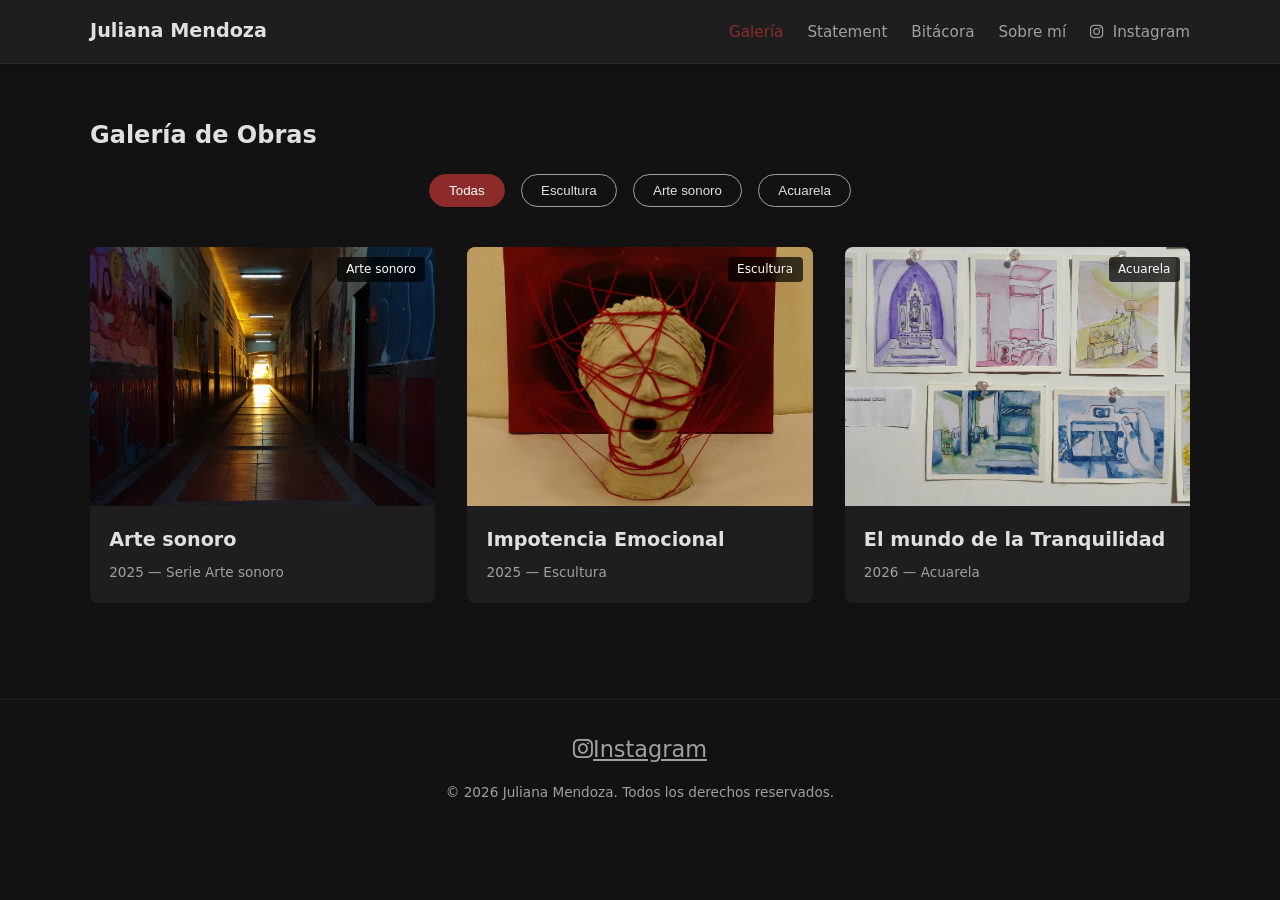
<file: index.html>
<!DOCTYPE html>
<html lang="es">
<head>
    <meta charset="UTF-8">
    <meta name="viewport" content="width=device-width, initial-scale=1.0">
    <title>Dossier Artístico</title>
    <!-- Enlace fundamental al archivo CSS -->
    <link rel="stylesheet" href="css/styles.css">
    <link rel="stylesheet" 
      href="https://cdnjs.cloudflare.com/ajax/libs/font-awesome/6.5.1/css/all.min.css" 
      integrity="sha512-DTOQO9RWCH3ppGqcWaEA1BIZOC6xxalwEsw9c2QQeAIftl+Vegovlnee1c9QX4TctnWMn13TZye+giMm8e2LwA==" 
      crossorigin="anonymous" 
      referrerpolicy="no-referrer" />
</head>
<body>

    <!-- Navegación Principal -->
    <header class="main-header">
        <nav>
            <a href="index.html" class="logo">Juliana Mendoza</a>
            <ul class="nav-links">
                <li><a href="index.html#galeria" class="active">Galería</a></li>
                <li><a href="statement.html">Statement</a></li>
                <li><a href="blog.html">Bitácora</a></li>
                <li><a href="sobre-mi.html">Sobre mí</a></li>
                <li>
    <a href="https://www.instagram.com/yujin_krys?igsi=MXN5eHRqZms2cjJoZQ==" target="_blank" rel="noopener noreferrer">
        <i class="fa-brands fa-instagram"></i> Instagram
    </a>
</li>
            </ul>
        </nav>
    </header>

    <!-- Contenido Principal -->
    <main>
        <section id="galeria" class="galeria-section">
            <div class="container">
                <h2>Galería de Obras</h2>

                <!-- Controles de Filtro -->
                <div class="filter-controls">
                    <button class="filter-btn active" data-filter="todos">Todas</button>
                    <button class="filter-btn" data-filter="Escultura">Escultura</button>
                    <button class="filter-btn" data-filter="Arte-sonoro">Arte sonoro</button>
                    <button class="filter-btn" data-filter="Acuarela">Acuarela</button>
                </div>

                <!-- Grid de Tarjetas -->
                <div class="galeria-grid">

                    <!-- Obra 1: Fotografía -->
                    <article class="obra-card" data-category="Arte-sonoro">     <!-- Cambiar para el filtro -->
                        <a href="obra-detalle-artesonoro.html">
                            <figure class="card-media">
                                <img src="assets/Art-song.png" alt="Obra: Arte sonoro" loading="lazy">     <!-- Imagen y titulo -->
                                <span class="badge">Arte sonoro</span>     <!-- filtrado -->
                            </figure>
                            <div class="card-info">
                                <h3>Arte sonoro</h3>     <!-- titulo -->
                                <p class="card-meta">2025 — Serie Arte sonoro</p>     <!-- descripcion -->
                            </div>
                        </a>
                    </article>

                    <!-- Obra 2: Videoarte -->
                    <article class="obra-card" data-category="Escultura">
                        <a href="obra-detalle-impotencia copy.html">
                            <figure class="card-media">
                                <img src="assets/escultura1.jpeg" alt="Obra: Impotencia emocional" loading="lazy">
                                <span class="badge">Escultura</span>
                            </figure>
                            <div class="card-info">
                                <h3>Impotencia Emocional</h3>
                                <p class="card-meta">2025 — Escultura</p>
                            </div>
                        </a>
                    </article>

                    <!-- Obra 3: Instalación -->
                    <article class="obra-card" data-category="Acuarela">
                        <a href="obra-detalle-acuerla.html">
                            <figure class="card-media">
                                <img src="assets/acuarela.jpeg" alt="Obra: Materia Residual" loading="lazy">
                                <span class="badge">Acuarela</span>
                            </figure>
                            <div class="card-info">
                                <h3>El mundo de la Tranquilidad</h3>
                                <p class="card-meta">2026 — Acuarela</p>
                            </div>
                        </a>
                    </article>

                </div>
            </div>
        </section>
    </main>

    <!-- Pie de Página -->
<footer>
    <div class="footer-socials">
        <a href="https://www.instagram.com/yujin_krys?igsi=MXN5eHRqZms2cjJoZQ==" target="_blank" rel="noopener noreferrer" aria-label="Instagram">
            <i class="fa-brands fa-instagram"></i>Instagram
        </a>
    </div>
    <p>&copy; 2026 Juliana Mendoza. Todos los derechos reservados.</p>
</footer>

    <!-- Script de Filtros -->
    <script src="js/main.js"></script>

</body>
</html>
</file>
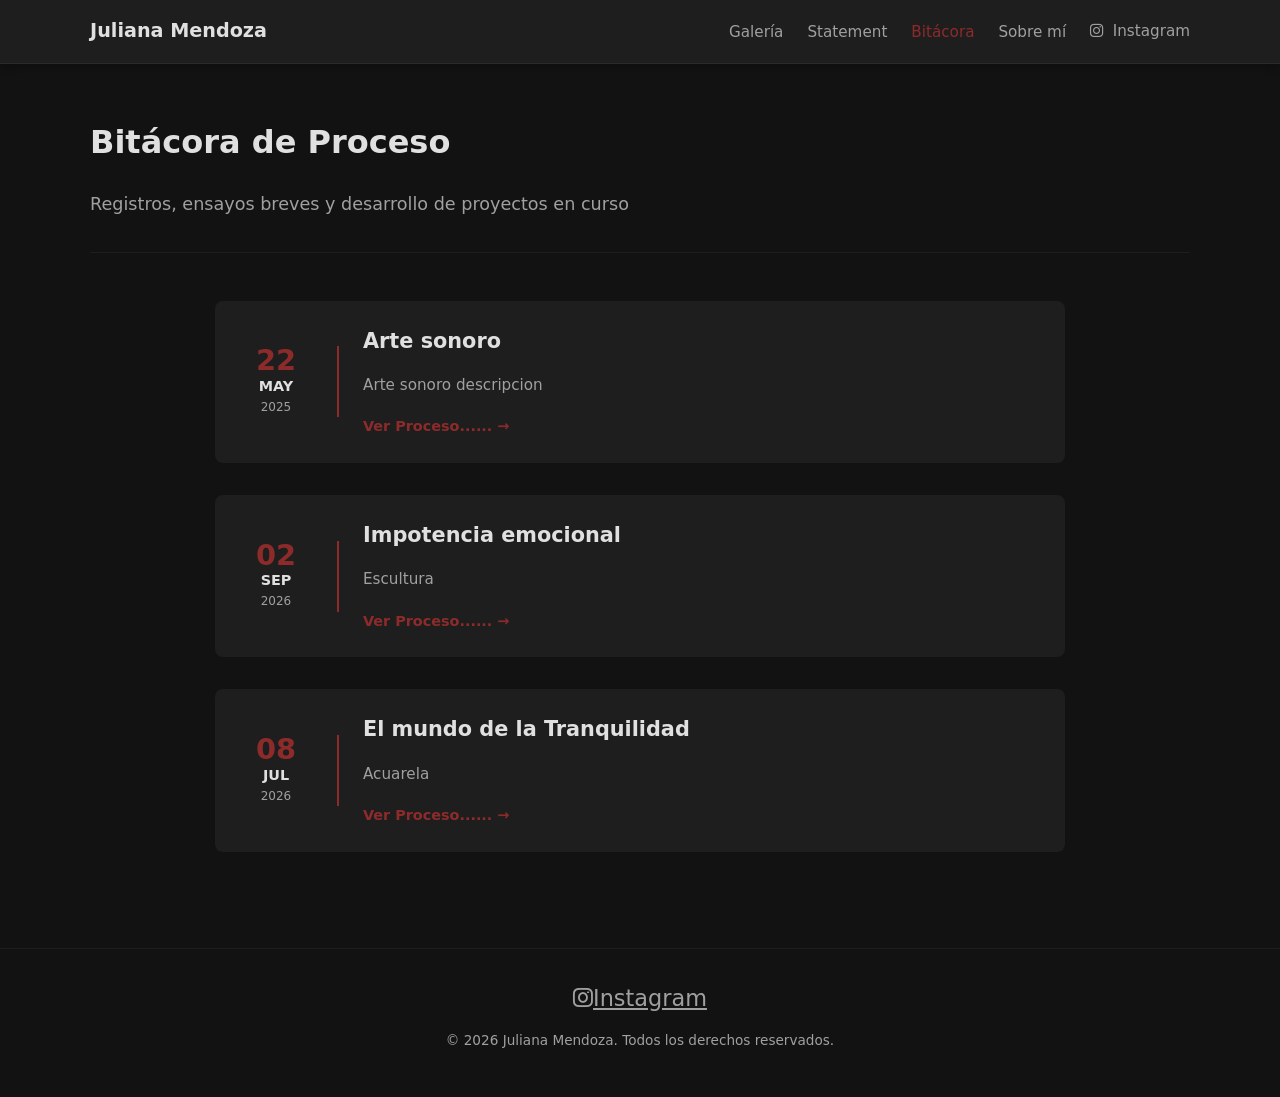
<file: blog.html>
<!DOCTYPE html>
<html lang="es">
<head>
    <meta charset="UTF-8">
    <meta name="viewport" content="width=device-width, initial-scale=1.0">
    <title>Bitácora de Proceso - Dossier Artístico</title>
    <link rel="stylesheet" href="css/styles.css">
        <link rel="stylesheet" 
      href="https://cdnjs.cloudflare.com/ajax/libs/font-awesome/6.5.1/css/all.min.css" 
      integrity="sha512-DTOQO9RWCH3ppGqcWaEA1BIZOC6xxalwEsw9c2QQeAIftl+Vegovlnee1c9QX4TctnWMn13TZye+giMm8e2LwA==" 
      crossorigin="anonymous" 
      referrerpolicy="no-referrer" />
</head>
<body>

    <!-- Navegación Principal -->
    <header class="main-header">
        <nav>
            <a href="index.html" class="logo">Juliana Mendoza</a>
            <ul class="nav-links">
                <li><a href="index.html#galeria">Galería</a></li>
                <li><a href="statement.html">Statement</a></li>
                <li><a href="blog.html" class="active">Bitácora</a></li>
                <li><a href="sobre-mi.html">Sobre mí</a></li>
                <a href="https://www.instagram.com/yujin_krys?igsi=MXN5eHRqZms2cjJoZQ==" target="_blank" rel="noopener noreferrer">
        <i class="fa-brands fa-instagram"></i> Instagram
    </a>
            </ul>
        </nav>
    </header>

    <main class="container">
        <header class="blog-header">
            <h1>Bitácora de Proceso</h1>
            <p class="subtitle">Registros, ensayos breves y desarrollo de proyectos en curso</p>
        </header>

        <!-- Lista de Entradas de Blog -->
        <section class="blog-list">

            <!-- Entrada 1 -->
            <article class="blog-card">
                <div class="blog-date">
                    <span class="day">22</span>     <!-- dia -->
                    <span class="month">MAY</span>     <!-- Mes-->
                    <span class="year">2025</span>     <!-- año -->
                </div>
                <div class="blog-content">
                    <h2>Arte sonoro</h2>     <!-- titulo -->
                    <p class="blog-excerpt">     <!-- Texto descriptivo -->
                        Arte sonoro descripcion
                    </p>
                    <a href="https://canva.link/lxec64hjdxm1sjq" class="read-more" target="_blank" rel="noopener noreferrer">
    Ver Proceso...... &rarr;
</a>


                </div>
            </article>
                    <!-- Entrada 2 -->
                                <article class="blog-card">
                                    <div class="blog-date">
                                        <span class="day">02</span>     <!-- dia -->
                                        <span class="month">SEP</span>     <!-- Mes-->
                                        <span class="year">2026</span>     <!-- año -->
                                    </div>
                                    <div class="blog-content">
                                        <h2>Impotencia emocional</h2>     <!-- titulo -->
                                        <p class="blog-excerpt">     <!-- Texto descriptivo -->
                                            Escultura
                                        </p>
                                        <a href="https://canva.link/u53yi0b35xsm46h" class="read-more" target="_blank" rel="noopener noreferrer">
                        Ver Proceso...... &rarr;
                    </a>


                                    </div>
                                </article>
                                <!-- Entrada 3 -->
                                <article class="blog-card">
                                    <div class="blog-date">
                                        <span class="day">08</span>     <!-- dia -->
                                        <span class="month">JUL</span>     <!-- Mes-->
                                        <span class="year">2026</span>     <!-- año -->
                                    </div>
                                    <div class="blog-content">
                                        <h2>El mundo de la Tranquilidad</h2>     <!-- titulo -->
                                        <p class="blog-excerpt">     <!-- Texto descriptivo -->
                                            Acuarela
                                        </p>
                                        <a href="qqqqq" class="read-more" target="_blank" rel="noopener noreferrer">
                        Ver Proceso...... &rarr;
                    </a>


                                    </div>
                                </article>
                                
                </div>
        </section>
    </main>

    <footer>
        <div class="footer-socials">
        <a href="https://www.instagram.com/yujin_krys?igsi=MXN5eHRqZms2cjJoZQ==" target="_blank" rel="noopener noreferrer" aria-label="Instagram">
            <i class="fa-brands fa-instagram"></i>Instagram
        </a>
    </div>
        <p>&copy; 2026 Juliana Mendoza. Todos los derechos reservados.</p>
    </footer>
<script src="js/main.js"></script>
</body>
</html>
</file>
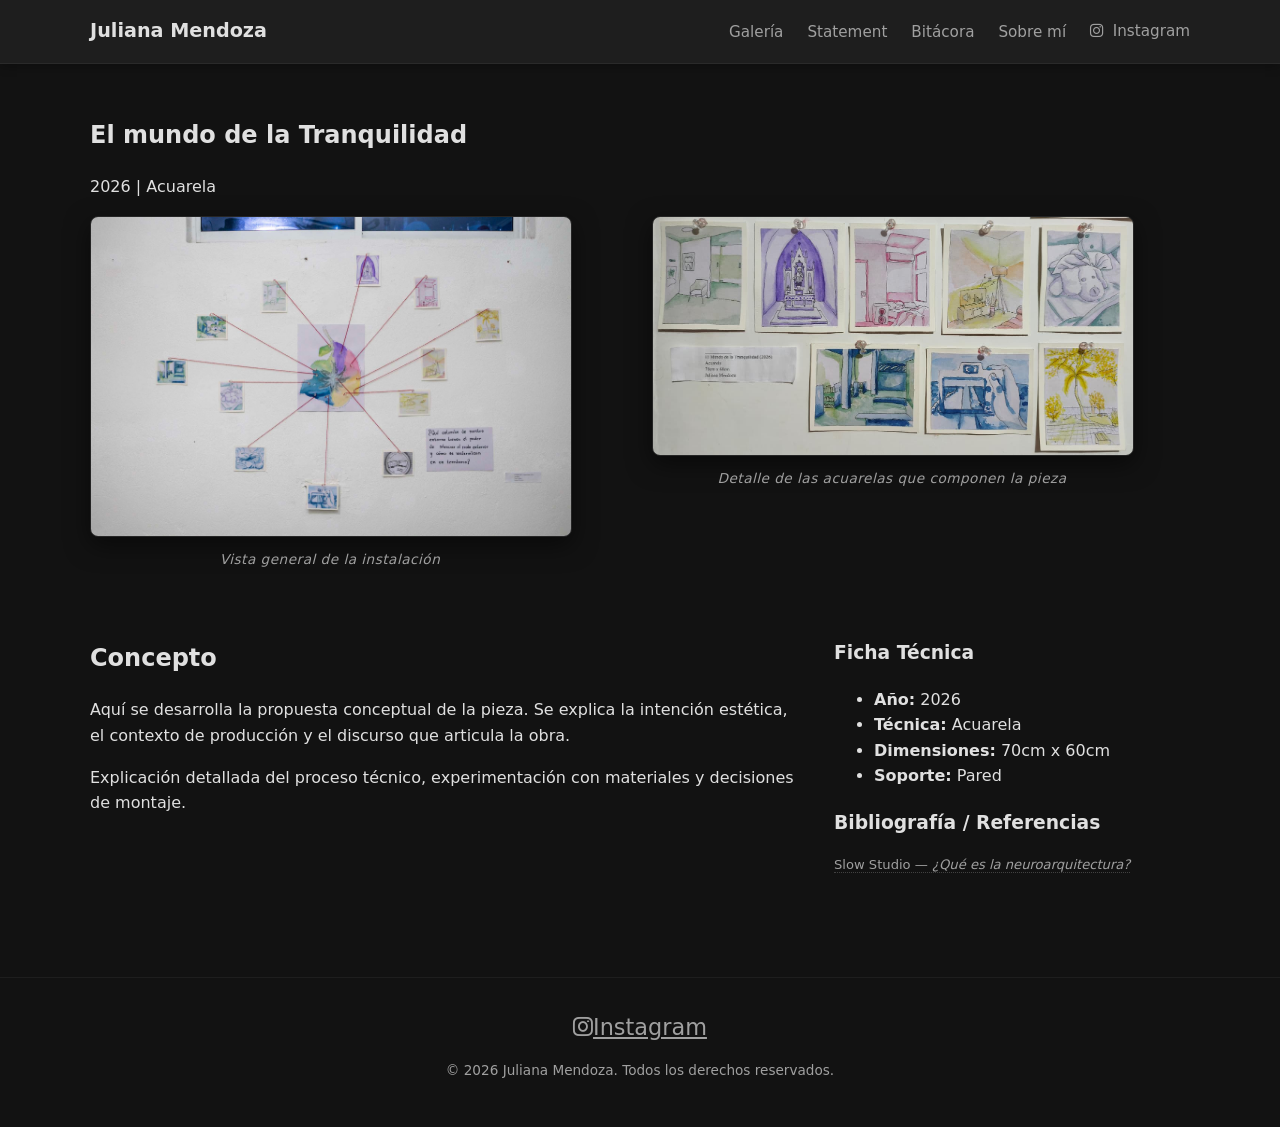
<file: obra-detalle-acuerla.html>
<!DOCTYPE html>
<html lang="es">
<head>
    <meta charset="UTF-8">
    <meta name="viewport" content="width=device-width, initial-scale=1.0">
    <title>Título de la Obra - Dossier Artístico</title>
    <link rel="stylesheet" href="css/styles.css">
        <link rel="stylesheet" 
      href="https://cdnjs.cloudflare.com/ajax/libs/font-awesome/6.5.1/css/all.min.css" 
      integrity="sha512-DTOQO9RWCH3ppGqcWaEA1BIZOC6xxalwEsw9c2QQeAIftl+Vegovlnee1c9QX4TctnWMn13TZye+giMm8e2LwA==" 
      crossorigin="anonymous" 
      referrerpolicy="no-referrer" />
</head>
<body>

    <header class="main-header">
        <nav>
            <a href="index.html" class="logo">Juliana Mendoza</a>
            <ul class="nav-links">
                <li><a href="index.html#galeria">Galería</a></li>
                <li><a href="statement.html">Statement</a></li>
                <li><a href="blog.html">Bitácora</a></li>
                <li><a href="sobre-mi.html">Sobre mí</a></li>
                <a href="https://www.instagram.com/yujin_krys?igsi=MXN5eHRqZms2cjJoZQ==" target="_blank" rel="noopener noreferrer">
        <i class="fa-brands fa-instagram"></i> Instagram
    </a>
            </ul>
        </nav>
    </header>

    <main class="container">
        <article class="obra-detail">
            
            <header class="obra-header">
                <h1>El mundo de la Tranquilidad</h1>
                <p class="obra-meta">2026 | Acuarela</p>
            </header>

            <section class="obra-media galeria-grid">
    <figure class="media-item">
        <img src="assets/acuarela 3.jpg" alt="Vista general" loading="lazy">
        <figcaption>Vista general de la instalación</figcaption>
    </figure>
    <figure class="media-item">
        <img src="assets/acuarela.jpeg" alt="Detalle" loading="lazy">
        <figcaption>Detalle de las acuarelas que componen la pieza</figcaption>
    </figure>
</section>

            <div class="obra-grid">
                
                <section class="obra-concepto">
                    <h2>Concepto</h2>
                    <p>
                        Aquí se desarrolla la propuesta conceptual de la pieza. Se explica la intención estética,
                        el contexto de producción y el discurso que articula la obra.
                    </p>
                    <p>
                        Explicación detallada del proceso técnico, experimentación con materiales y decisiones de montaje.
                    </p>
                </section>

                <aside class="obra-sidebar">
                    <div class="ficha-tecnica">
                        <h3>Ficha Técnica</h3>
                        <ul>
                            <li><strong>Año:</strong> 2026</li>
                            <li><strong>Técnica:</strong> Acuarela</li>
                            <li><strong>Dimensiones:</strong> 70cm x 60cm</li>
                            <li><strong>Soporte:</strong> Pared</li>
                        </ul>
                    </div>

                    <div class="obra-bibliografia">
                        <h3>Bibliografía / Referencias</h3>
                                                <ul class="referencias-list">
                                <li><a href="https://www.slowstudio.es/research/que-es-la-neuroarquitectura" target="_blank" rel="noopener">Slow Studio — <em>¿Qué es la neuroarquitectura?</em></a></li>
                            </ul>
                    </div>
                </aside>

            </div>

        </article>
    </main>

    <footer>
        <div class="footer-socials">
        <a href="https://www.instagram.com/yujin_krys?igsi=MXN5eHRqZms2cjJoZQ==" target="_blank" rel="noopener noreferrer" aria-label="Instagram">
            <i class="fa-brands fa-instagram"></i>Instagram
        </a>
    </div>
        <p>&copy; 2026 Juliana Mendoza. Todos los derechos reservados.</p>
    </footer>
<script src="js/main.js"></script>
</body>
</html>
</file>
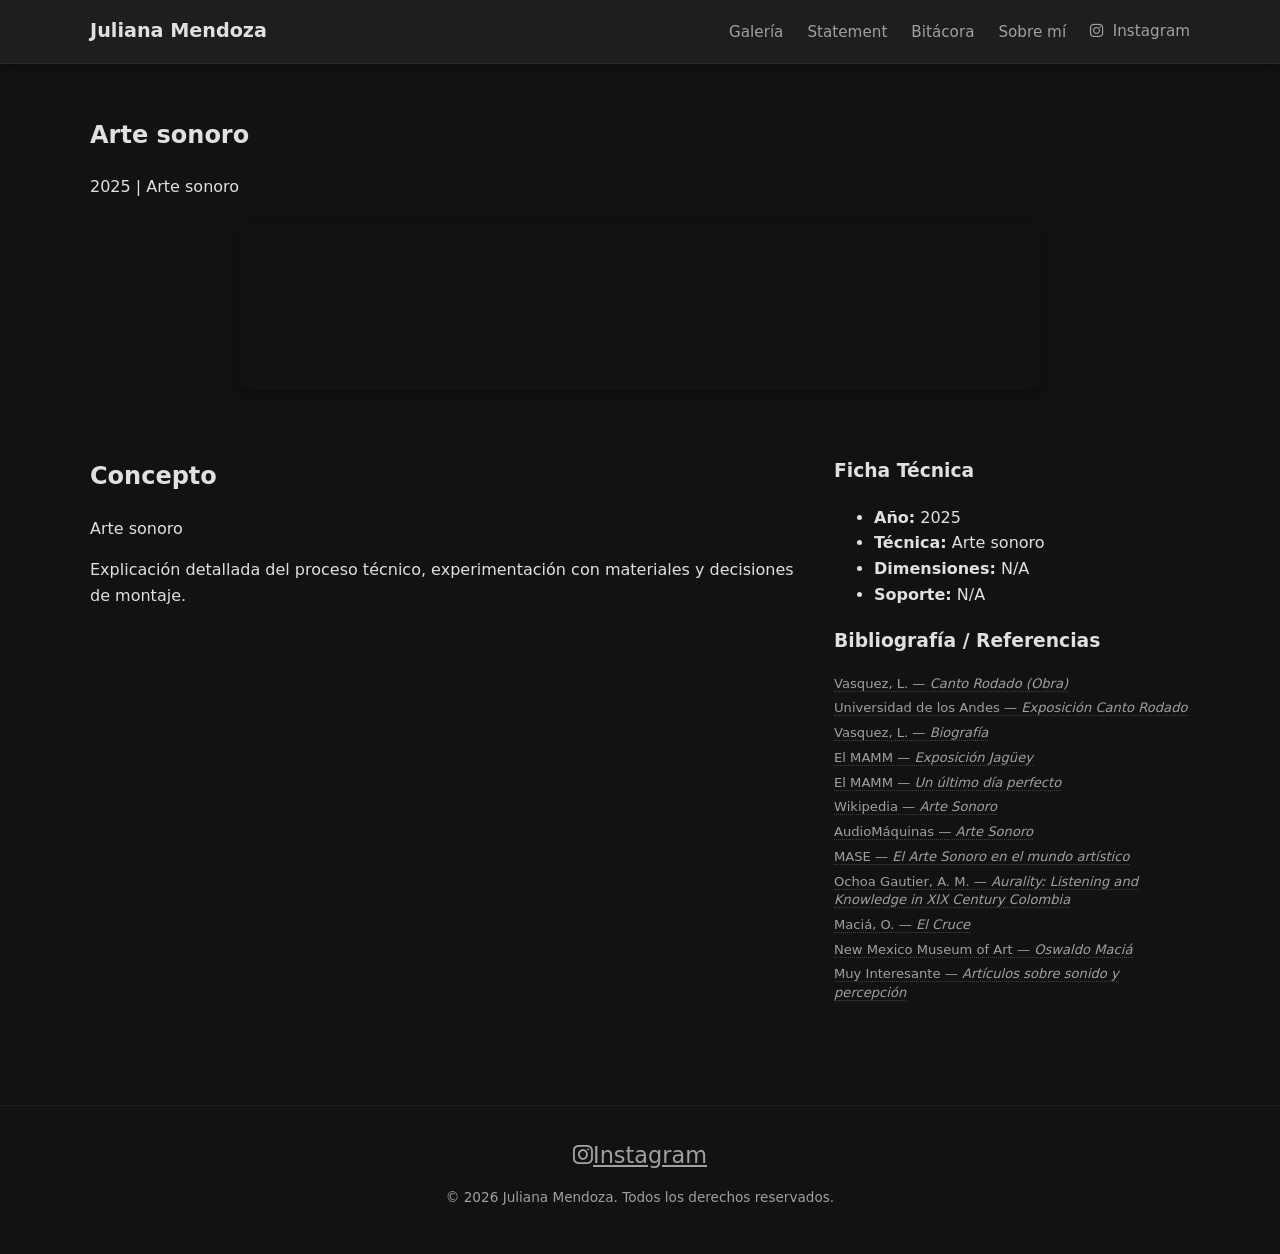
<file: obra-detalle-artesonoro.html>
<!DOCTYPE html>
<html lang="es">
<head>
    <meta charset="UTF-8">
    <meta name="viewport" content="width=device-width, initial-scale=1.0">
    <title>Título de la Obra - Arte sonoro</title>
    <link rel="stylesheet" href="css/styles.css">
        <link rel="stylesheet" 
      href="https://cdnjs.cloudflare.com/ajax/libs/font-awesome/6.5.1/css/all.min.css" 
      integrity="sha512-DTOQO9RWCH3ppGqcWaEA1BIZOC6xxalwEsw9c2QQeAIftl+Vegovlnee1c9QX4TctnWMn13TZye+giMm8e2LwA==" 
      crossorigin="anonymous" 
      referrerpolicy="no-referrer" />
</head>
<body>

    <header class="main-header">
        <nav>
            <a href="index.html" class="logo">Juliana Mendoza</a>
            <ul class="nav-links">
                <li><a href="index.html#galeria">Galería</a></li>
                <li><a href="statement.html">Statement</a></li>
                <li><a href="blog.html">Bitácora</a></li>
                <li><a href="sobre-mi.html">Sobre mí</a></li>
                <a href="https://www.instagram.com/yujin_krys?igsi=MXN5eHRqZms2cjJoZQ==" target="_blank" rel="noopener noreferrer">
        <i class="fa-brands fa-instagram"></i> Instagram
    </a>
            </ul>
        </nav>
    </header>

    <main class="container">
        <article class="obra-detail">
            
            <header class="obra-header">
                <h1>Arte sonoro</h1>
                <p class="obra-meta">2025 | Arte sonoro</p>
            </header>

            <section class="obra-media">
                <figure class="media-item">
                </figure>

                                                <div class="soundcloud-container">
    <iframe 
        width="100%" 
        height="166" 
        scrolling="no" 
        frameborder="no" 
        allow="autoplay" 
        src="https://w.soundcloud.com/player/?url=https%3A//soundcloud.com/krys-inquechua/arte-sonoro-juliana-mendoza&color=%238d2b2b&auto_play=false&hide_related=false&show_comments=true&show_user=true&show_reposts=false&show_teaser=true">
    </iframe>
</div>
            </section>

            <div class="obra-grid">
                
                <section class="obra-concepto">
                    <h2>Concepto</h2>
                    <p>
                        Arte sonoro
                    </p>
                    <p>
                        Explicación detallada del proceso técnico, experimentación con materiales y decisiones de montaje.
                    </p>
                </section>

                <aside class="obra-sidebar">
                    <div class="ficha-tecnica">
                        <h3>Ficha Técnica</h3>
                        <ul>
                            <li><strong>Año:</strong> 2025</li>
                            <li><strong>Técnica:</strong> Arte sonoro</li>
                            <li><strong>Dimensiones:</strong> N/A</li>
                            <li><strong>Soporte:</strong> N/A</li>
                        </ul>
                    </div>

                    <div class="obra-bibliografia">
                        <h3>Bibliografía / Referencias</h3>
                        <ul class="referencias-list">
                            <li><a href="https://www.leonelvasquez.com/obra/canto-rodado/" target="_blank" rel="noopener">Vasquez, L. — <em>Canto Rodado (Obra)</em></a></li>
                            <li><a href="https://facartes.uniandes.edu.co/evento/exposicion-canto-rodado-de-leonel-vasquez/" target="_blank" rel="noopener">Universidad de los Andes — <em>Exposición Canto Rodado</em></a></li>
                            <li><a href="https://www.leonelvasquez.com/bio/" target="_blank" rel="noopener">Vasquez, L. — <em>Biografía</em></a></li>
                            <li><a href="https://ww.elmamm.org/exposicion/jaguey/" target="_blank" rel="noopener">El MAMM — <em>Exposición Jagüey</em></a></li>
                            <li><a href="https://www.elmamm.org/exposicion/un-ultimo-dia-perfecto/" target="_blank" rel="noopener">El MAMM — <em>Un último día perfecto</em></a></li>
                            <li><a href="https://es.wikipedia.org/wiki/Arte_sonoro" target="_blank" rel="noopener">Wikipedia — <em>Arte Sonoro</em></a></li>
                            <li><a href="https://www.audiomaquinas.com/arte-sonoro/" target="_blank" rel="noopener">AudioMáquinas — <em>Arte Sonoro</em></a></li>
                            <li><a href="https://mase.es/el-arte-sonoro-una-tendencia-en-el-mundo-artistico/" target="_blank" rel="noopener">MASE — <em>El Arte Sonoro en el mundo artístico</em></a></li>
                            <li><a href="https://www.buscalibre.com.co/libro-aurality-listening-and-knowledge-in-nineteenth-century-colombia-sign-storage-transmission/9780822357513/p/46737556" target="_blank" rel="noopener">Ochoa Gautier, A. M. — <em>Aurality: Listening and Knowledge in XIX Century Colombia</em></a></li>
                            <li><a href="https://www.oswaldomacia.com/el-cruce" target="_blank" rel="noopener">Maciá, O. — <em>El Cruce</em></a></li>
                            <li><a href="https://www.nmartmuseum.org/artist-in-residence/oswaldo-macia/" target="_blank" rel="noopener">New Mexico Museum of Art — <em>Oswaldo Maciá</em></a></li>
                            <li><a href="https://www.magzter.com/es/stories/science/Muy-Interesante-Espaa/1700040797351" target="_blank" rel="noopener">Muy Interesante — <em>Artículos sobre sonido y percepción</em></a></li>
                        </ul>
                    </div>
                </aside>

            </div>

        </article>
    </main>

    <footer>
        <div class="footer-socials">
        <a href="https://www.instagram.com/yujin_krys?igsi=MXN5eHRqZms2cjJoZQ==" target="_blank" rel="noopener noreferrer" aria-label="Instagram">
            <i class="fa-brands fa-instagram"></i>Instagram
        </a>
    </div>
        <p>&copy; 2026 Juliana Mendoza. Todos los derechos reservados.</p>
    </footer>
<script src="js/main.js"></script>
</body>
</html>
</file>
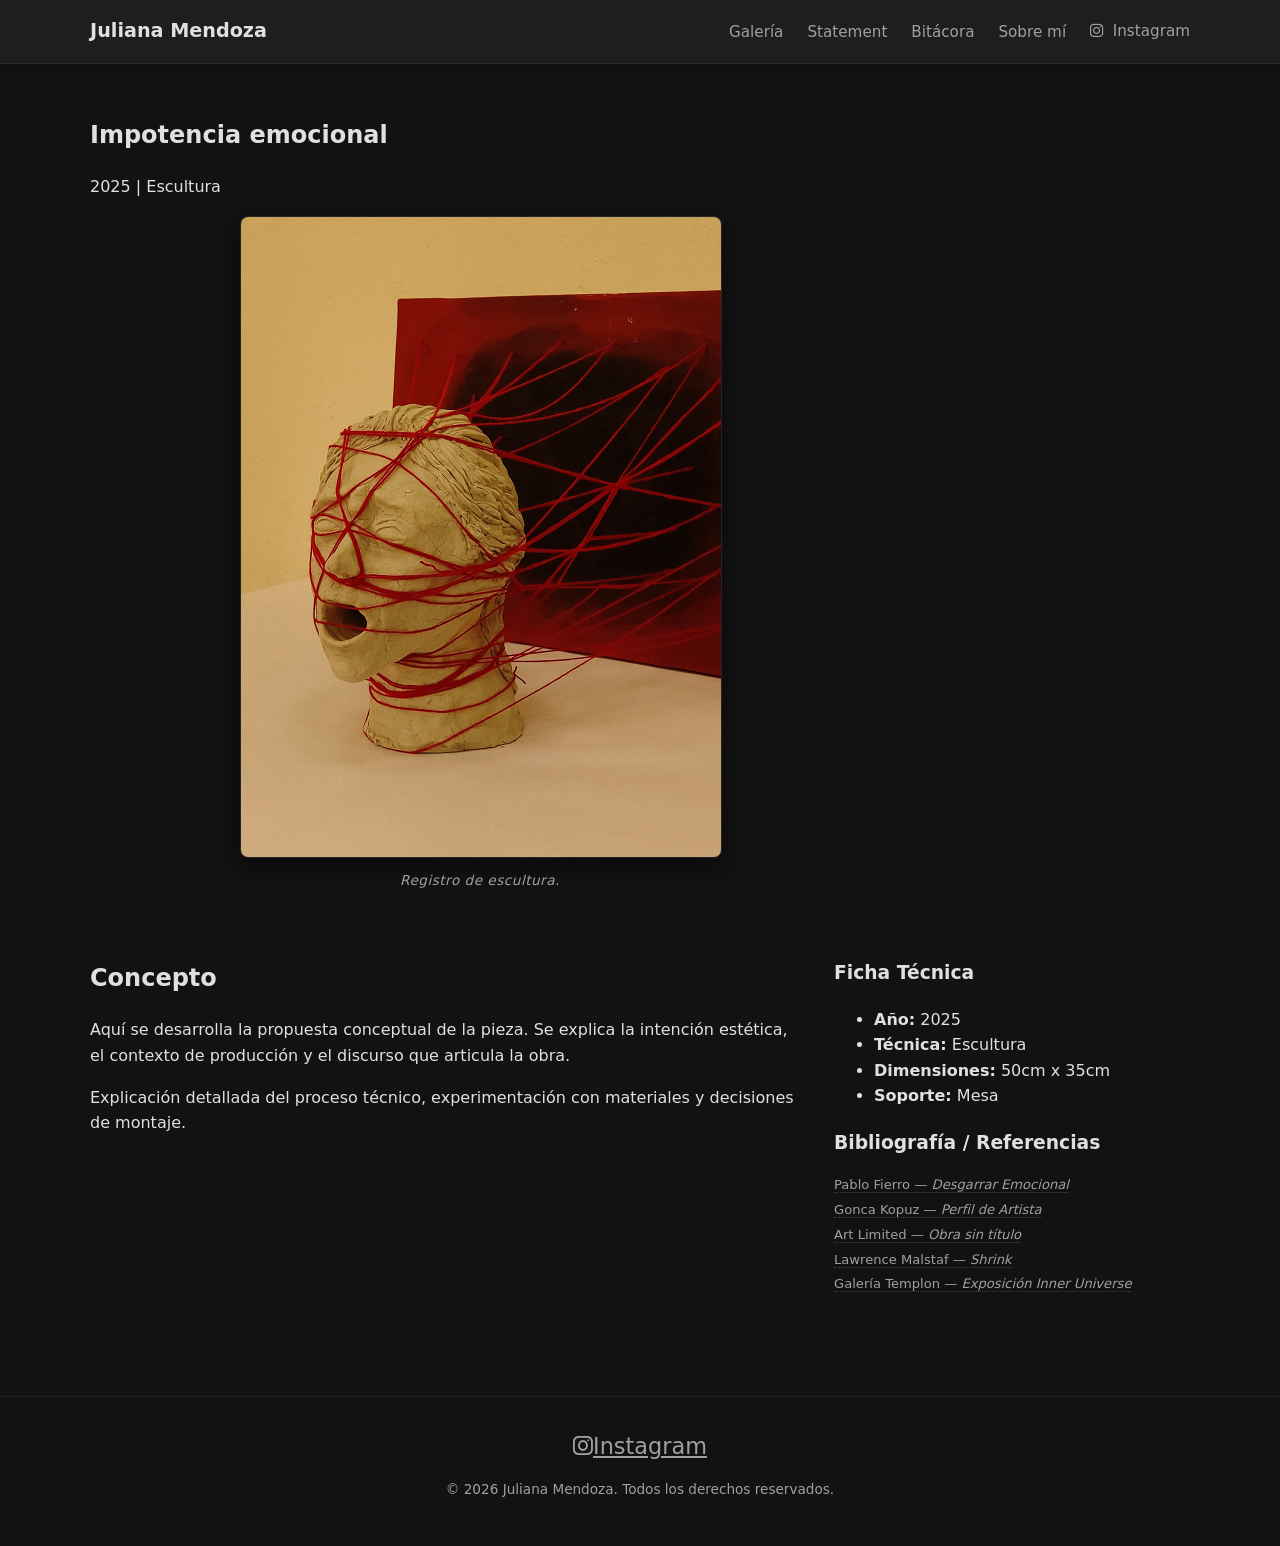
<file: obra-detalle-impotencia copy.html>
<!DOCTYPE html>
<html lang="es">
<head>
    <meta charset="UTF-8">
    <meta name="viewport" content="width=device-width, initial-scale=1.0">
    <title>Título de la Obra - Dossier Artístico</title>
    <link rel="stylesheet" href="css/styles.css">
        <link rel="stylesheet" 
      href="https://cdnjs.cloudflare.com/ajax/libs/font-awesome/6.5.1/css/all.min.css" 
      integrity="sha512-DTOQO9RWCH3ppGqcWaEA1BIZOC6xxalwEsw9c2QQeAIftl+Vegovlnee1c9QX4TctnWMn13TZye+giMm8e2LwA==" 
      crossorigin="anonymous" 
      referrerpolicy="no-referrer" />
</head>
<body>

    <header class="main-header">
        <nav>
            <a href="index.html" class="logo">Juliana Mendoza</a>
            <ul class="nav-links">
                <li><a href="index.html#galeria">Galería</a></li>
                <li><a href="statement.html">Statement</a></li>
                <li><a href="blog.html">Bitácora</a></li>
                <li><a href="sobre-mi.html">Sobre mí</a></li>
                <a href="https://www.instagram.com/yujin_krys?igsi=MXN5eHRqZms2cjJoZQ==" target="_blank" rel="noopener noreferrer">
        <i class="fa-brands fa-instagram"></i> Instagram
    </a>
            </ul>
        </nav>
    </header>

    <main class="container">
        <article class="obra-detail">
            
            <header class="obra-header">
                <h1>Impotencia emocional</h1>
                <p class="obra-meta">2025 | Escultura</p>
            </header>

            <section class="obra-media">
    <figure class="media-item">
        <!-- Imagen movida aquí -->
        <img src="assets/escultura3.jpeg" alt="Registro fotográfico de la obra Impotencia emocional" loading="lazy">
        <figcaption>Registro de escultura.</figcaption>
    </figure>
    <!-- El div video-container anterior se elimina -->
</section>

            <div class="obra-grid">
                
                <section class="obra-concepto">
                    <h2>Concepto</h2>
                    <p>
                        Aquí se desarrolla la propuesta conceptual de la pieza. Se explica la intención estética,
                        el contexto de producción y el discurso que articula la obra.
                    </p>
                    <p>
                        Explicación detallada del proceso técnico, experimentación con materiales y decisiones de montaje.
                    </p>
                </section>

                <aside class="obra-sidebar">
                    <div class="ficha-tecnica">
                        <h3>Ficha Técnica</h3>
                        <ul>
                            <li><strong>Año:</strong> 2025</li>
                            <li><strong>Técnica:</strong> Escultura</li>
                            <li><strong>Dimensiones:</strong> 50cm x 35cm</li>
                            <li><strong>Soporte:</strong> Mesa</li>
                        </ul>
                    </div>

                    <div class="obra-bibliografia">
                        <h3>Bibliografía / Referencias</h3>
                                                                        <ul class="referencias-list">
                                                        <li><a href="https://www.pablofierroescultor.art/desgarrar-emocional" target="_blank" rel="noopener">Pablo Fierro — <em>Desgarrar Emocional</em></a></li>
                                                        <li><a href="https://www.artmajeur.com/gonca-kopuz" target="_blank" rel="noopener">Gonca Kopuz — <em>Perfil de Artista</em></a></li>
                                                        <li><a href="https://www.artlimited.net/19838/art/image-untitled/en/337923" target="_blank" rel="noopener">Art Limited — <em>Obra sin título</em></a></li>
                                                        <li><a href="https://www.lawrencemalstaf.com/work/shrink/" target="_blank" rel="noopener">Lawrence Malstaf — <em>Shrink</em></a></li>
                                                        <li><a href="https://www-templon-com.translate.goog/exhibitions/inner-universe-2/?_x_tr_sl=en&_x_tr_tl=es&_x_tr_hl=es&_x_tr_pto=tc" target="_blank" rel="noopener">Galería Templon — <em>Exposición Inner Universe</em></a></li>
                                                    </ul>   
                    </div>
                </aside>

            </div>

        </article>
    </main>

    <footer>
        <div class="footer-socials">
        <a href="https://www.instagram.com/yujin_krys?igsi=MXN5eHRqZms2cjJoZQ==" target="_blank" rel="noopener noreferrer" aria-label="Instagram">
            <i class="fa-brands fa-instagram"></i>Instagram
        </a>
    </div>
        <p>&copy; 2026 Juliana Mendoza. Todos los derechos reservados.</p>
    </footer>
<script src="js/main.js"></script>
</body>
</html>
</file>
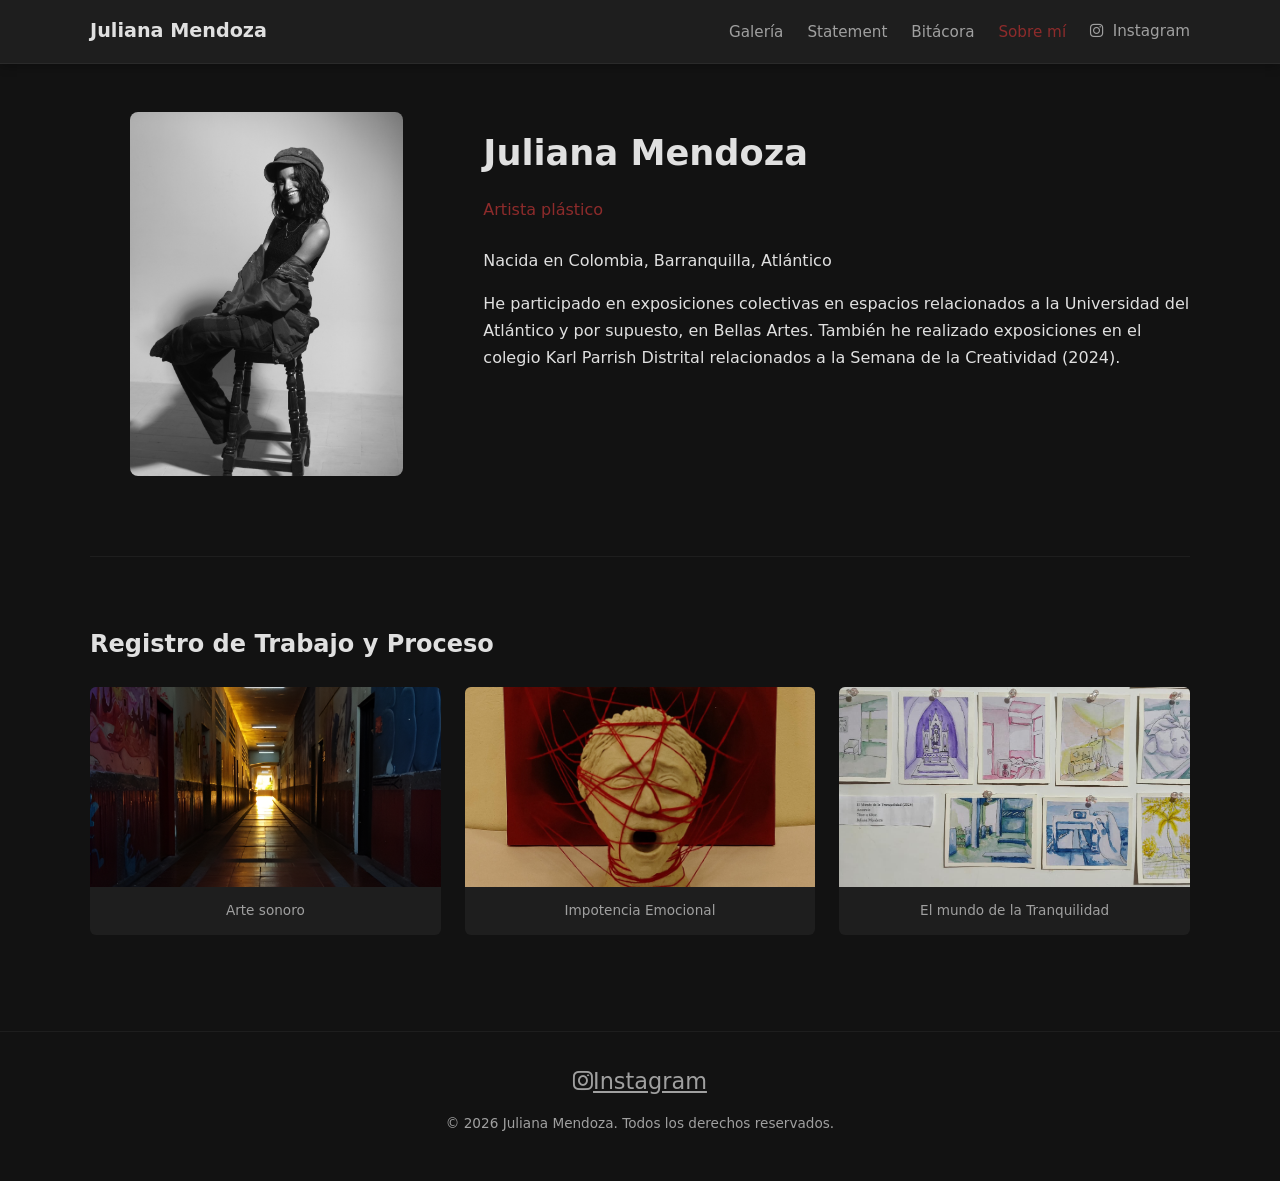
<file: sobre-mi.html>
<!DOCTYPE html>
<html lang="es">
<head>
    <meta charset="UTF-8">
    <meta name="viewport" content="width=device-width, initial-scale=1.0">
    <title>Sobre mí - Dossier Artístico</title>
    <link rel="stylesheet" href="css/styles.css">
        <link rel="stylesheet" 
      href="https://cdnjs.cloudflare.com/ajax/libs/font-awesome/6.5.1/css/all.min.css" 
      integrity="sha512-DTOQO9RWCH3ppGqcWaEA1BIZOC6xxalwEsw9c2QQeAIftl+Vegovlnee1c9QX4TctnWMn13TZye+giMm8e2LwA==" 
      crossorigin="anonymous" 
      referrerpolicy="no-referrer" />
</head>
<body>

    <!-- Navegación Principal -->
    <header class="main-header">
        <nav>
            <a href="index.html" class="logo">Juliana Mendoza</a>
            <ul class="nav-links">
                <li><a href="index.html#galeria">Galería</a></li>
                <li><a href="statement.html">Statement</a></li>
                <li><a href="blog.html">Bitácora</a></li>
                <li><a href="sobre-mi.html" class="active">Sobre mí</a></li>
                <a href="https://www.instagram.com/yujin_krys?igsi=MXN5eHRqZms2cjJoZQ==" target="_blank" rel="noopener noreferrer">
        <i class="fa-brands fa-instagram"></i> Instagram
    </a>
            </ul>
        </nav>
    </header>

    <main class="container">
        <!-- Perfil Principal -->
        <section class="profile-section">
            <div class="profile-grid">
                
                <!-- Retrato Principal -->
                <figure class="profile-portrait">
                    <img src="assets/Juliana.jpeg" alt="Retrato del artista" loading="lazy">
                </figure>

                <!-- Biografía y Descarga CV -->
                <div class="profile-info">
                    <h1>Juliana Mendoza</h1>
                    <p class="profile-tagline">Artista plástico</p>
                    
                    <div class="bio-text">
                        <p>
                            Nacida en Colombia, Barranquilla, Atlántico
                        </p>
                        <p>
                            He participado en exposiciones colectivas en espacios relacionados a la Universidad del Atlántico y por supuesto, en Bellas Artes. También he realizado exposiciones en el colegio Karl Parrish Distrital relacionados a la Semana de la Creatividad (2024).
                        </p>
                    </div>
                </div>

            </div>
        </section>

        <!-- Galería Fotográfica del Artista / Proceso de Trabajo -->
        <section class="artist-gallery-section">
            <h2>Registro de Trabajo y Proceso</h2>
            <div class="artist-photo-grid">
                
                <figure class="artist-photo-card">
                    <img src="assets/Art-song.png" alt="Trabajo en el taller" loading="lazy">
                    <figcaption>Arte sonoro</figcaption>
                </figure>

                <figure class="artist-photo-card">
                    <img src="assets/escultura1.jpeg" alt="Pruebas de iluminación y video" loading="lazy">
                    <figcaption>Impotencia Emocional</figcaption>
                </figure>

                <figure class="artist-photo-card">
                    <img src="assets/acuarela.jpeg" alt="Exhibición en sala" loading="lazy">
                    <figcaption>El mundo de la Tranquilidad</figcaption>
                </figure>

            </div>
        </section>
    </main>

    <footer>
        <div class="footer-socials">
        <a href="https://www.instagram.com/yujin_krys?igsi=MXN5eHRqZms2cjJoZQ==" target="_blank" rel="noopener noreferrer" aria-label="Instagram">
            <i class="fa-brands fa-instagram"></i>Instagram
        </a>
    </div>
        <p>&copy; 2026 Juliana Mendoza. Todos los derechos reservados.</p>
    </footer>
<script src="js/main.js"></script>
</body>
</html>
</file>
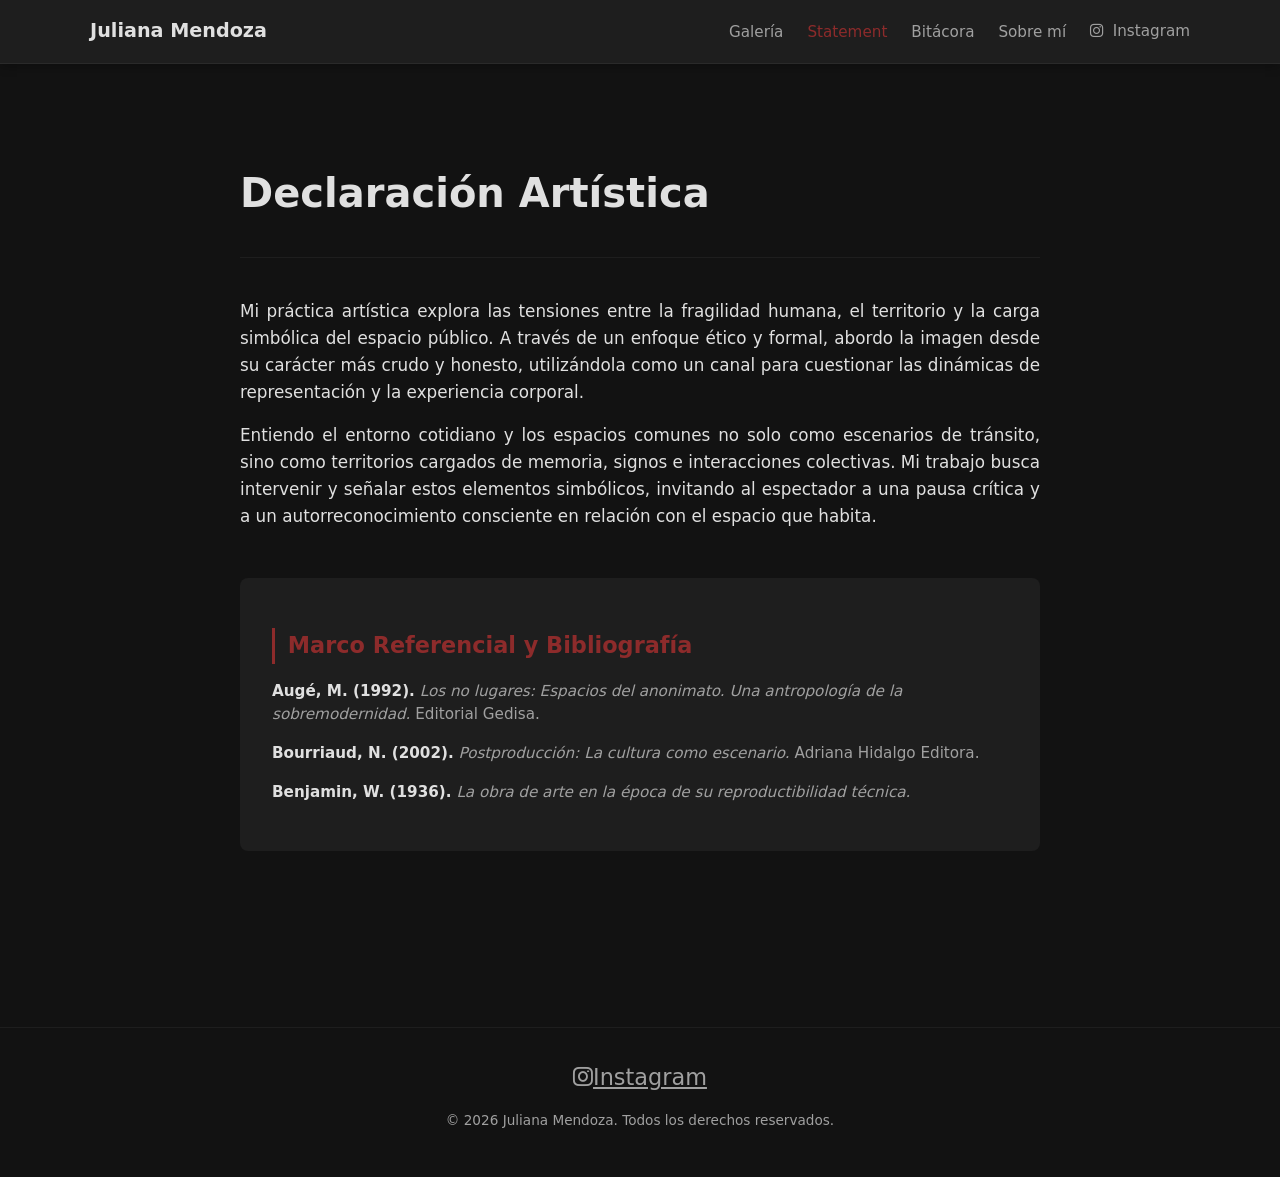
<file: statement.html>
<!DOCTYPE html>
<html lang="es">
<head>
    <meta charset="UTF-8">
    <meta name="viewport" content="width=device-width, initial-scale=1.0">
    <title>Declaración Artística - Dossier Artístico</title>
    <link rel="stylesheet" href="css/styles.css">
        <link rel="stylesheet" 
      href="https://cdnjs.cloudflare.com/ajax/libs/font-awesome/6.5.1/css/all.min.css" 
      integrity="sha512-DTOQO9RWCH3ppGqcWaEA1BIZOC6xxalwEsw9c2QQeAIftl+Vegovlnee1c9QX4TctnWMn13TZye+giMm8e2LwA==" 
      crossorigin="anonymous" 
      referrerpolicy="no-referrer" />
</head>
<body>

    <header class="main-header">
        <nav>
            <a href="index.html" class="logo">Juliana Mendoza</a>
            <ul class="nav-links">
                <li><a href="index.html#galeria">Galería</a></li>
                <li><a href="statement.html" class="active">Statement</a></li>
                <li><a href="blog.html">Bitácora</a></li>
                <li><a href="sobre-mi.html">Sobre mí</a></li>
                <a href="https://www.instagram.com/yujin_krys?igsi=MXN5eHRqZms2cjJoZQ==" target="_blank" rel="noopener noreferrer">
        <i class="fa-brands fa-instagram"></i> Instagram
    </a>
            </ul>
        </nav>
    </header>

    <main class="container">
        <article class="statement-container">
            
            <header class="statement-header">
                <h1>Declaración Artística</h1>
            </header>

            <!-- Bloque 1: El Qué (Ejes Temáticos) -->
            <section class="statement-section">
                                            <p>
                                Mi práctica artística explora las tensiones entre la fragilidad humana, el territorio y la carga simbólica del espacio público. A través de un enfoque ético y formal, abordo la imagen desde su carácter más crudo y honesto, utilizándola como un canal para cuestionar las dinámicas de representación y la experiencia corporal.
                            </p>
                            
                            <p>
                                Entiendo el entorno cotidiano y los espacios comunes no solo como escenarios de tránsito, sino como territorios cargados de memoria, signos e interacciones colectivas. Mi trabajo busca intervenir y señalar estos elementos simbólicos, invitando al espectador a una pausa crítica y a un autorreconocimiento consciente en relación con el espacio que habita.
                            </p>
            </section>

            <!-- Bloque 4: Bibliografía / Referencias Teóricas -->
            <section class="statement-section bibliografia-marco">
                <h2>Marco Referencial y Bibliografía</h2>
                <ul class="biblio-list">
                    <li>
                        <strong>Augé, M. (1992).</strong> <em>Los no lugares: Espacios del anonimato. Una antropología de la sobremodernidad.</em> Editorial Gedisa.
                    </li>
                    <li>
                        <strong>Bourriaud, N. (2002).</strong> <em>Postproducción: La cultura como escenario.</em> Adriana Hidalgo Editora.
                    </li>
                    <li>
                        <strong>Benjamin, W. (1936).</strong> <em>La obra de arte en la época de su reproductibilidad técnica.</em>
                    </li>
                </ul>
            </section>

        </article>
    </main>

    <footer>
        <div class="footer-socials">
        <a href="https://www.instagram.com/yujin_krys?igsi=MXN5eHRqZms2cjJoZQ==" target="_blank" rel="noopener noreferrer" aria-label="Instagram">
            <i class="fa-brands fa-instagram"></i>Instagram
        </a>
    </div>
        <p>&copy; 2026 Juliana Mendoza. Todos los derechos reservados.</p>
    </footer>
<script src="js/main.js"></script>
</body>
</html>
</file>
<file: css/styles.css>
/* Variables de Diseño */
:root {
    --bg-color: #121212;
    --card-bg: #1e1e1e;
    --text-primary: #e0e0e0;
    --text-secondary: #a0a0a0;
    --accent: #8d2b2b;
    --font-main: system-ui, -apple-system, sans-serif;
}

body {
    background-color: var(--bg-color);
    color: var(--text-primary);
    font-family: var(--font-main);
    line-height: 1.6;
    margin: 0;
    padding: 0;
    -webkit-user-select: none;
    -moz-user-select: none;
    -ms-user-select: none;
    user-select: none;
}

img {
    -webkit-user-drag: none;
    pointer-events: none;
}

.container {
    max-width: 1100px;
    margin: 0 auto;
    padding: 2rem 1rem;
}

/* Layout Grid para Ficha y Concepto */
.obra-grid {
    display: grid;
    grid-template-columns: 2fr 1fr;
    gap: 2rem;
    margin-top: 2rem;
}

/* Responsive iframe de video */
.video-container {
    position: relative;
    padding-bottom: 56.25%; /* Relación 16:9 */
    height: 0;
    overflow: hidden;
    margin-top: 1rem;
}

.video-container iframe {
    position: absolute;
    top: 0;
    left: 0;
    width: 100%;
    height: 100%;
}

/* Adaptabilidad a Pantallas Pequeñas */
@media (max-width: 768px) {
    .obra-grid {
        grid-template-columns: 1fr;
    }
    .main-header nav {
    flex-direction: column;
    gap: 1rem;
}

.nav-links {
    flex-wrap: wrap;
    justify-content: center;
    gap: 1rem;
}
}
/* Botones de Filtro */
.filter-controls {
    display: flex;
    justify-content: center;
    gap: 1rem;
    margin-bottom: 2.5rem;
    flex-wrap: wrap;
}

.filter-btn {
    background: transparent;
    border: 1px solid var(--text-secondary);
    color: var(--text-primary);
    padding: 0.5rem 1.2rem;
    border-radius: 20px;
    cursor: pointer;
    transition: all 0.3s ease;
}

.filter-btn.active, .filter-btn:hover {
    background-color: var(--accent);
    color: #ffffff;
    border-color: var(--accent);
}

/* Layout del Grid */
.galeria-grid {
    display: grid;
    grid-template-columns: repeat(auto-fill, minmax(280px, 1fr));
    gap: 2rem;
}

/* Tarjeta de Obra */
.obra-card {
    background: var(--card-bg);
    border-radius: 8px;
    overflow: hidden;
    transition: transform 0.3s ease, box-shadow 0.3s ease;
}

.obra-card a {
    text-decoration: none;
    color: inherit;
    display: block;
}

.obra-card:hover {
    transform: translateY(-6px);
    box-shadow: 0 10px 20px rgba(0,0,0,0.5);
}

.card-media {
    position: relative;
    margin: 0;
    aspect-ratio: 4 / 3;
    overflow: hidden;
}

.card-media img {
    width: 100%;
    height: 100%;
    object-fit: cover;
    transition: transform 0.5s ease;
    display: block;
}

.obra-card:hover .card-media img {
    transform: scale(1.05);
}

.badge {
    position: absolute;
    top: 10px;
    right: 10px;
    background: rgba(0, 0, 0, 0.7);
    color: #fff;
    font-size: 0.75rem;
    padding: 0.2rem 0.6rem;
    border-radius: 4px;
    backdrop-filter: blur(4px);
}

.card-info {
    padding: 1.2rem;
}

.card-info h3 {
    margin: 0 0 0.4rem 0;
    font-size: 1.2rem;
}

.card-meta {
    margin: 0;
    font-size: 0.85rem;
    color: var(--text-secondary);
}
/* Layout del Statement */
.statement-container {
    max-width: 800px;
    margin: 0 auto;
    padding: 2rem 0;
}

.statement-header {
    border-bottom: 1px solid var(--card-bg);
    padding-bottom: 1.5rem;
    margin-bottom: 2.5rem;
}

.statement-header h1 {
    font-size: 2.5rem;
    margin-bottom: 0.5rem;
}

.subtitle {
    color: var(--text-secondary);
    font-size: 1.1rem;
}

.statement-section {
    margin-bottom: 3rem;
}

.statement-section h2 {
    color: var(--accent);
    font-size: 1.4rem;
    border-left: 3px solid var(--accent);
    padding-left: 0.8rem;
    margin-bottom: 1rem;
}

.statement-section p {
    font-size: 1.05rem;
    color: var(--text-primary);
    text-align: justify;
}

/* Lista Bibliográfica */
.bibliografia-marco {
    background-color: var(--card-bg);
    padding: 2rem;
    border-radius: 8px;
}

.biblio-list {
    list-style: none;
    padding: 0;
    margin: 0;
}

.biblio-list li {
    margin-bottom: 1rem;
    font-size: 0.95rem;
    color: var(--text-secondary);
    line-height: 1.5;
}

.biblio-list li strong {
    color: var(--text-primary);
}
/* Layout Perfil del Artista */
.profile-section {
    margin-bottom: 4rem;
}

.profile-grid {
    display: grid;
    grid-template-columns: 1fr 2fr;
    gap: 2.5rem;
    align-items: start;
}

.profile-portrait img {
    width: 100%;
    border-radius: 8px;
    object-fit: cover;
    aspect-ratio: 3 / 4;
    display: block;
}

.profile-info h1 {
    font-size: 2.2rem;
    margin-bottom: 0.2rem;
}

.profile-tagline {
    color: var(--accent);
    font-weight: 500;
    margin-bottom: 1.5rem;
}

.bio-text p {
    color: var(--text-primary);
    line-height: 1.7;
    margin-bottom: 1rem;
}

/* Botón para descarga de CV */
.cv-download {
    margin-top: 2rem;
}

.btn-primary {
    display: inline-block;
    background-color: var(--accent);
    color: #000;
    padding: 0.75rem 1.5rem;
    border-radius: 4px;
    text-decoration: none;
    font-weight: bold;
    transition: background-color 0.3s ease;
}

.btn-primary:hover {
    background-color: #8d2b2b;
}

/* Galería de Fotografías del Artista */
.artist-gallery-section {
    border-top: 1px solid var(--card-bg);
    padding-top: 3rem;
}

.artist-gallery-section h2 {
    font-size: 1.5rem;
    margin-bottom: 1.5rem;
}

.artist-photo-grid {
    display: grid;
    grid-template-columns: repeat(auto-fit, minmax(250px, 1fr));
    gap: 1.5rem;
}

.artist-photo-card {
    margin: 0;
    background: var(--card-bg);
    border-radius: 6px;
    overflow: hidden;
}

.artist-photo-card img {
    width: 100%;
    height: 200px;
    object-fit: cover;
    display: block;
}

.artist-photo-card figcaption {
    padding: 0.8rem;
    font-size: 0.85rem;
    color: var(--text-secondary);
    text-align: center;
}

/* Responsivo para móviles */
@media (max-width: 768px) {
    .profile-grid {
        grid-template-columns: 1fr;
    }
}
/* Layout del Blog */
.blog-header {
    margin-bottom: 3rem;
    border-bottom: 1px solid var(--card-bg);
    padding-bottom: 1rem;
}

.blog-list {
    display: flex;
    flex-direction: column;
    gap: 2rem;
    max-width: 850px;
    margin: 0 auto;
}

.blog-card {
    display: grid;
    grid-template-columns: 100px 1fr;
    background: var(--card-bg);
    border-radius: 8px;
    padding: 1.5rem;
    gap: 1.5rem;
    align-items: center;
}

.blog-date {
    display: flex;
    flex-direction: column;
    align-items: center;
    justify-content: center;
    border-right: 2px solid var(--accent);
    padding-right: 1.5rem;
    text-align: center;
}

.blog-date .day {
    font-size: 1.8rem;
    font-weight: bold;
    color: var(--accent);
    line-height: 1;
}

.blog-date .month {
    font-size: 0.9rem;
    font-weight: bold;
    color: var(--text-primary);
}

.blog-date .year {
    font-size: 0.75rem;
    color: var(--text-secondary);
}

.blog-content h2 {
    margin: 0 0 0.5rem 0;
    font-size: 1.3rem;
}

.blog-excerpt {
    color: var(--text-secondary);
    font-size: 0.95rem;
    margin-bottom: 1rem;
}

.read-more {
    color: var(--accent);
    text-decoration: none;
    font-size: 0.9rem;
    font-weight: bold;
}

.read-more:hover {
    text-decoration: underline;
}

/* Responsivo para pantallas pequeñas */
@media (max-width: 600px) {
    .blog-card {
        grid-template-columns: 1fr;
    }
    
    .blog-date {
        border-right: none;
        border-bottom: 2px solid var(--accent);
        padding-right: 0;
        padding-bottom: 1rem;
        flex-direction: row;
        gap: 0.5rem;
    }
}
/* Estilos para el Menú de Navegación Global */
.main-header {
    background-color: var(--card-bg);
    border-bottom: 1px solid #2a2a2a;
    padding: 1rem 0;
    box-shadow: 0 2px 10px rgba(0, 0, 0, 0.3);
}

.main-header nav {
    max-width: 1100px;
    margin: 0 auto;
    padding: 0 1rem;
    display: flex;
    justify-content: space-between;
    align-items: center;
}

.logo {
    color: var(--text-primary);
    font-size: 1.2rem;
    font-weight: bold;
    text-decoration: none;
}

.nav-links {
    list-style: none;
    display: flex;
    gap: 1.5rem;
    margin: 0;
    padding: 0;
}

.nav-links a {
    color: var(--text-secondary);
    text-decoration: none;
    font-size: 0.95rem;
    transition: color 0.3s ease;
}

.nav-links a:hover,
.nav-links a.active {
    color: var(--accent);
}

footer {
    text-align: center;
    padding: 2rem 0;
    margin-top: 4rem;
    border-top: 1px solid var(--card-bg);
    color: var(--text-secondary);
    font-size: 0.85rem;
}
/* Estilos para los iconos del Footer */
.footer-socials {
    display: flex;
    justify-content: center;
    gap: 1.2rem;
    margin-bottom: 0.8rem;
}

.footer-socials a {
    color: var(--text-secondary);
    font-size: 1.4rem;
    transition: color 0.3s ease, transform 0.3s ease;
}

.footer-socials a:hover {
    color: var(--accent);
    transform: translateY(-3px);
}

/* Margen para el icono en el menú superior */
.nav-links a i {
    margin-right: 0.3rem;
}
.obra-card:hover .card-info h3 {
    color: var(--accent);
    transition: color 0.3s ease;
}
/* Contenedor estético para el reproductor de audio */
.soundcloud-container {
    width: 100%;
    max-width: 800px;
    margin: 1.5rem auto;
    border-radius: 12px;
    overflow: hidden;
    box-shadow: 0 4px 20px rgba(0, 0, 0, 0.4);
    background-color: #121212;
}

.soundcloud-container iframe {
    display: block;
    border: none;
}
/* Estilos para el contenedor de la imagen (.media-item) */
/* Tarjeta y contenedor principal de la obra */
.media-item {
    max-width: 480px; /* Tamaño ideal para esculturas verticales sin saturar la pantalla */
    margin: 2rem auto;
    text-align: center;
}

/* Marco estético y efectos para la fotografía */
.media-item img {
    width: 100%;
    height: auto;
    display: block;
    border-radius: 10px;
    /* Borde sutil para separar el fondo claro de la foto del fondo oscuro de la web */
    border: 1px solid rgba(255, 255, 255, 0.08); 
    box-shadow: 0 10px 30px rgba(0, 0, 0, 0.6);
    transition: transform 0.3s ease, box-shadow 0.3s ease;
}

/* Efecto al pasar el cursor (interactividad refinada) */
.media-item img:hover {
    transform: translateY(-4px);
    box-shadow: 0 14px 35px rgba(0, 0, 0, 0.75);
}

/* Pie de foto tipográfico */
.media-item figcaption {
    margin-top: 0.8rem;
    font-size: 0.85rem;
    letter-spacing: 0.5px;
    color: var(--text-secondary, #a0a0a0);
    font-style: italic;
}
/* Estilo estándar para todas las obras (1 sola imagen, reproductor de audio, etc.) */
.obra-media {
    max-width: 800px;
    margin: 0 auto 3rem auto;
    text-align: center;
}

/* Modificador EXCLUSIVO para páginas con 2 o más imágenes lado a lado */
.obra-media.galeria-grid {
    display: grid;
    grid-template-columns: repeat(2, 1fr);
    gap: 1.5rem;
    max-width: 1100px;
    align-items: start;
}

/* Ajustes de tarjeta e imagen */
.media-item {
    margin: 0;
    text-align: center;
}

.media-item img {
    width: 100%;
    height: auto;
    display: block;
    border-radius: 8px;
    border: 1px solid rgba(255, 255, 255, 0.08);
    box-shadow: 0 8px 24px rgba(0, 0, 0, 0.5);
    transition: transform 0.3s ease, box-shadow 0.3s ease;
}

.media-item img:hover {
    transform: translateY(-3px);
    box-shadow: 0 12px 30px rgba(0, 0, 0, 0.7);
}

.media-item figcaption {
    margin-top: 0.75rem;
    font-size: 0.85rem;
    color: var(--text-secondary, #a0a0a0);
    letter-spacing: 0.5px;
    font-style: italic;
}

/* Responsivo para móviles */
@media (max-width: 768px) {
    .obra-media.galeria-grid {
        grid-template-columns: 1fr;
        gap: 2rem;
    }
}
/* Estilo para el contenedor de referencias */
.referencias-list {
    list-style: none;
    padding: 0;
    margin: 0.5rem 0 0 0;
}

.referencias-list li {
    margin-bottom: 0.4rem;
    font-size: 0.82rem;
    line-height: 1.4;
    word-break: break-word; /* Evita que los enlaces largos rompan el layout */
}

/* Estilo de los enlaces */
.referencias-list a {
    color: var(--text-secondary, #b0b0b0);
    text-decoration: none;
    transition: color 0.2s ease, border-bottom 0.2s ease;
    border-bottom: 1px dotted rgba(255, 255, 255, 0.2);
}

/* Efecto hover */
.referencias-list a:hover {
    color: var(--accent-color, #ffffff);
    border-bottom: 1px solid var(--accent-color, #ffffff);
}
</file>
